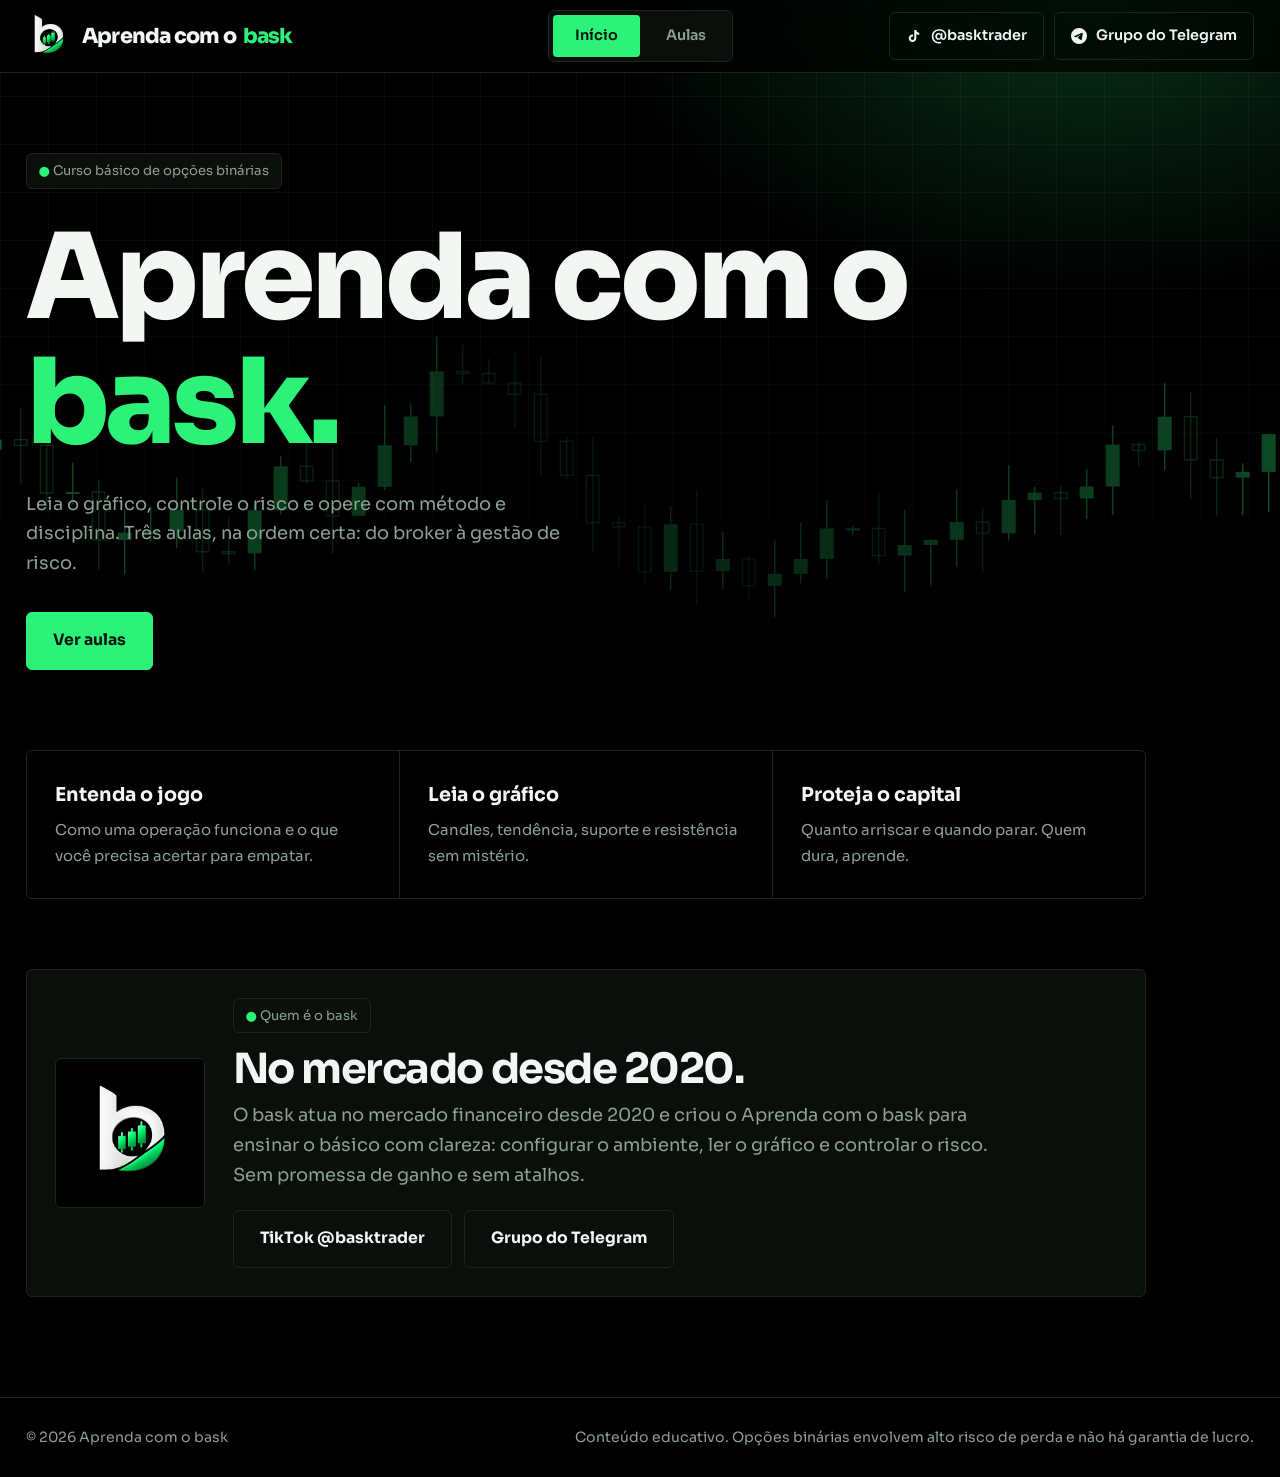
<file: index.html>
<!DOCTYPE html>
<html lang="pt-BR">
<head>
<meta charset="utf-8">
<meta name="viewport" content="width=device-width, initial-scale=1, viewport-fit=cover">
<title>Aprenda com o bask</title>
<link rel="icon" type="image/x-icon" href="faviicon.ico">
<link rel="preconnect" href="https://fonts.googleapis.com">
<link rel="preconnect" href="https://fonts.gstatic.com" crossorigin>
<link href="https://fonts.googleapis.com/css2?family=Sora:wght@400;600;700;800&display=swap" rel="stylesheet">
<link rel="stylesheet" href="style.css">
</head>
<body>
<canvas id="bg" aria-hidden="true"></canvas>
<header class="nav"><div class="wrap">
  <a class="logo" href="#inicio"><img class="mark" src="logo.png" alt="Logo Aprenda com o bask" width="36" height="46"><span class="wm"><small>Aprenda com o</small><b>bask</b></span></a>
  <nav class="seg">
    <a href="#inicio" data-r="inicio">Início</a>
    <a href="#aulas" data-r="aulas">Aulas</a>
  </nav>
  <div class="acts">
    <a class="tt" href="https://www.tiktok.com/@basktrader" target="_blank" rel="noopener" aria-label="TikTok basktrader"><svg class="ic" viewBox="0 0 24 24"><path d="M16.6 5.8A4.3 4.3 0 0 1 15.5 3h-3.1v12.4a2.6 2.6 0 1 1-2.6-2.6c.3 0 .5 0 .8.1V9.7a5.7 5.7 0 1 0 4.9 5.7V9a7.3 7.3 0 0 0 4.3 1.4V7.3a4.3 4.3 0 0 1-3.2-1.5z"/></svg><span>@basktrader</span></a>
    <a class="tg" href="https://t.me/" target="_blank" rel="noopener" aria-label="Grupo do Telegram"><svg class="ic" viewBox="0 0 24 24"><path d="M11.944 0A12 12 0 0 0 0 12a12 12 0 0 0 12 12 12 12 0 0 0 12-12A12 12 0 0 0 12 0a12 12 0 0 0-.056 0zm4.962 7.224c.1-.002.321.023.465.14a.506.506 0 0 1 .171.325c.016.093.036.306.02.472-.18 1.898-.962 6.502-1.36 8.627-.168.9-.499 1.201-.82 1.23-.696.065-1.225-.46-1.9-.902-1.056-.693-1.653-1.124-2.678-1.8-1.185-.78-.417-1.21.258-1.91.177-.184 3.247-2.977 3.307-3.23.007-.032.014-.15-.056-.212s-.174-.041-.249-.024c-.106.024-1.793 1.14-5.061 3.345-.48.33-.913.49-1.302.48-.428-.008-1.252-.241-1.865-.44-.752-.245-1.349-.374-1.297-.789.027-.216.325-.437.893-.663 3.498-1.524 5.83-2.529 6.998-3.014 3.332-1.386 4.025-1.627 4.476-1.635z"/></svg><span><span class="lg">Grupo do </span>Telegram</span></a>
  </div>
</div></header>

<main class="wrap">
  <section class="view hero" id="v-inicio">
    <span class="tag"><b>●</b> Curso básico de opções binárias</span>
    <h1>Aprenda com o <span class="grad">bask.</span></h1>
    <p>Leia o gráfico, controle o risco e opere com método e disciplina. Três aulas, na ordem certa: do broker à gestão de risco.</p>
    <div class="btns">
      <a class="btn" href="#aulas">Ver aulas</a>
    </div>
    <div class="bento">
      <div><b>Entenda o jogo</b><span>Como uma operação funciona e o que você precisa acertar para empatar.</span></div>
      <div><b>Leia o gráfico</b><span>Candles, tendência, suporte e resistência sem mistério.</span></div>
      <div><b>Proteja o capital</b><span>Quanto arriscar e quando parar. Quem dura, aprende.</span></div>
    </div>
    <div class="about" id="quem">
      <img id="abImg" alt="Logo do bask">
      <div>
        <span class="tag"><b>●</b> Quem é o bask</span>
        <h2>No mercado desde 2020.</h2>
        <p>O bask atua no mercado financeiro desde 2020 e criou o Aprenda com o bask para ensinar o básico com clareza: configurar o ambiente, ler o gráfico e controlar o risco. Sem promessa de ganho e sem atalhos.</p>
        <div class="btns">
          <a class="btn ghost" href="https://www.tiktok.com/@basktrader" target="_blank" rel="noopener">TikTok @basktrader</a>
          <a class="btn ghost" href="https://t.me/" target="_blank" rel="noopener">Grupo do Telegram</a>
        </div>
      </div>
    </div>
  </section>

  <section class="view" id="v-aulas">
    <h2 class="title">Aulas</h2>
    <p class="sub">Do zero ao seu primeiro plano de operação, em 3 passos. Siga a ordem.</p>
    <div class="top">
      <div class="prog"><span id="pt"></span><div class="bar"><div id="pb"></div></div></div>
      <a class="btn" id="cont" href="#aula1"></a>
    </div>
    <div class="list" id="list"></div>
  </section>

  <section class="view" id="v-aula">
    <a class="back" href="#aulas">← Todas as aulas</a>
    <div class="lay">
      <div>
        <h2 class="title" id="at"></h2>
        <p class="sub" id="am"></p>
        <div class="video" aria-label="Espaço do vídeo"><div class="play"></div></div>
        <div class="txt" id="ad"></div>
        <div class="actions">
          <a class="btn ghost" id="pv" href="#aulas">← Anterior</a>
          <button class="btn" id="mk" type="button"></button>
          <a class="btn ghost" id="nx" href="#aulas"></a>
        </div>
      </div>
      <aside class="side"><h4>Todas as aulas</h4><div id="side"></div></aside>
    </div>
  </section>
</main>
<footer><div class="wrap"><span>© 2026 Aprenda com o bask</span><span>Conteúdo educativo. Opções binárias envolvem alto risco de perda e não há garantia de lucro.</span></div></footer>

<script src="script.js"></script>
</body>
</html>
</file>
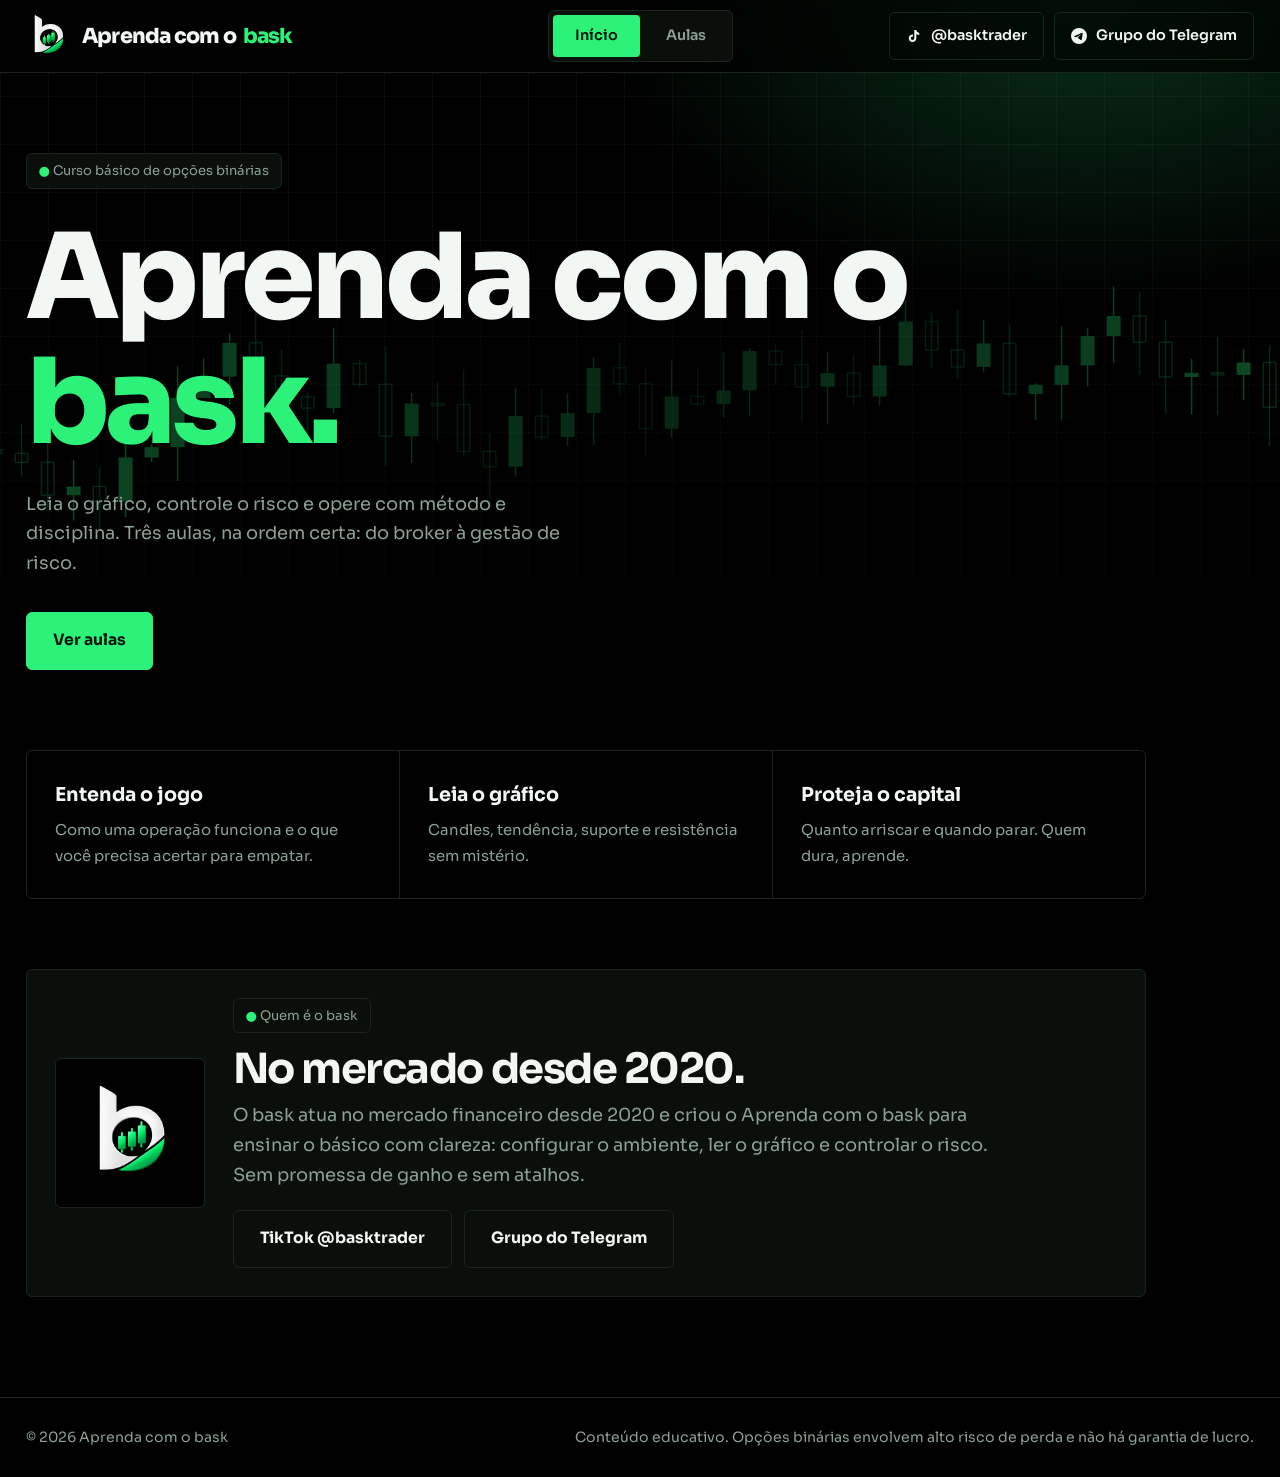
<file: html.html>
<!DOCTYPE html>
<html lang="pt-BR">
<head>
<meta charset="utf-8">
<meta name="viewport" content="width=device-width, initial-scale=1, viewport-fit=cover">
<title>Aprenda com o bask</title>
<link rel="icon" type="image/x-icon" href="faviicon.ico">
<!-- Google Tag Manager -->
<script async src="https://www.googletagmanager.com/gtm.js?id=GTM-T2HVZFVH"></script>
<script>
  window.dataLayer = window.dataLayer || [];
  function gtag(){dataLayer.push(arguments);}
  gtag('js', new Date());
</script>
<!-- Google Analytics -->
<script async src="https://www.googletagmanager.com/gtag/js?id=G-QJGFE5C0NF"></script>
<script>
  gtag('config', 'G-QJGFE5C0NF');
</script>
<link rel="preconnect" href="https://fonts.googleapis.com">
<link rel="preconnect" href="https://fonts.gstatic.com" crossorigin>
<link href="https://fonts.googleapis.com/css2?family=Sora:wght@400;600;700;800&display=swap" rel="stylesheet">
<link rel="stylesheet" href="style.css">
</head>
<body>
<canvas id="bg" aria-hidden="true"></canvas>
<header class="nav"><div class="wrap">
  <a class="logo" href="#inicio"><img class="mark" src="logo.png" alt="Logo Aprenda com o bask" width="36" height="46"><span class="wm"><small>Aprenda com o</small><b>bask</b></span></a>
  <nav class="seg">
    <a href="#inicio" data-r="inicio">Início</a>
    <a href="#aulas" data-r="aulas">Aulas</a>
  </nav>
  <div class="acts">
    <a class="tt" href="https://www.tiktok.com/@basktrader" target="_blank" rel="noopener" aria-label="TikTok basktrader"><svg class="ic" viewBox="0 0 24 24"><path d="M16.6 5.8A4.3 4.3 0 0 1 15.5 3h-3.1v12.4a2.6 2.6 0 1 1-2.6-2.6c.3 0 .5 0 .8.1V9.7a5.7 5.7 0 1 0 4.9 5.7V9a7.3 7.3 0 0 0 4.3 1.4V7.3a4.3 4.3 0 0 1-3.2-1.5z"/></svg><span>@basktrader</span></a>
    <a class="tg" href="https://t.me/" target="_blank" rel="noopener" aria-label="Grupo do Telegram"><svg class="ic" viewBox="0 0 24 24"><path d="M11.944 0A12 12 0 0 0 0 12a12 12 0 0 0 12 12 12 12 0 0 0 12-12A12 12 0 0 0 12 0a12 12 0 0 0-.056 0zm4.962 7.224c.1-.002.321.023.465.14a.506.506 0 0 1 .171.325c.016.093.036.306.02.472-.18 1.898-.962 6.502-1.36 8.627-.168.9-.499 1.201-.82 1.23-.696.065-1.225-.46-1.9-.902-1.056-.693-1.653-1.124-2.678-1.8-1.185-.78-.417-1.21.258-1.91.177-.184 3.247-2.977 3.307-3.23.007-.032.014-.15-.056-.212s-.174-.041-.249-.024c-.106.024-1.793 1.14-5.061 3.345-.48.33-.913.49-1.302.48-.428-.008-1.252-.241-1.865-.44-.752-.245-1.349-.374-1.297-.789.027-.216.325-.437.893-.663 3.498-1.524 5.83-2.529 6.998-3.014 3.332-1.386 4.025-1.627 4.476-1.635z"/></svg><span><span class="lg">Grupo do </span>Telegram</span></a>
  </div>
</div></header>

<main class="wrap">
  <section class="view hero" id="v-inicio">
    <span class="tag"><b>●</b> Curso básico de opções binárias</span>
    <h1>Aprenda com o <span class="grad">bask.</span></h1>
    <p>Leia o gráfico, controle o risco e opere com método e disciplina. Três aulas, na ordem certa: do broker à gestão de risco.</p>
    <div class="btns">
      <a class="btn" href="#aulas">Ver aulas</a>
    </div>
    <div class="bento">
      <div><b>Entenda o jogo</b><span>Como uma operação funciona e o que você precisa acertar para empatar.</span></div>
      <div><b>Leia o gráfico</b><span>Candles, tendência, suporte e resistência sem mistério.</span></div>
      <div><b>Proteja o capital</b><span>Quanto arriscar e quando parar. Quem dura, aprende.</span></div>
    </div>
    <div class="about" id="quem">
      <img id="abImg" alt="Logo do bask">
      <div>
        <span class="tag"><b>●</b> Quem é o bask</span>
        <h2>No mercado desde 2020.</h2>
        <p>O bask atua no mercado financeiro desde 2020 e criou o Aprenda com o bask para ensinar o básico com clareza: configurar o ambiente, ler o gráfico e controlar o risco. Sem promessa de ganho e sem atalhos.</p>
        <div class="btns">
          <a class="btn ghost" href="https://www.tiktok.com/@basktrader" target="_blank" rel="noopener">TikTok @basktrader</a>
          <a class="btn ghost" href="https://t.me/" target="_blank" rel="noopener">Grupo do Telegram</a>
        </div>
      </div>
    </div>
  </section>

  <section class="view" id="v-aulas">
    <h2 class="title">Aulas</h2>
    <p class="sub">Do zero ao seu primeiro plano de operação, em 3 passos. Siga a ordem.</p>
    <div class="top">
      <div class="prog"><span id="pt"></span><div class="bar"><div id="pb"></div></div></div>
      <a class="btn" id="cont" href="#aula1"></a>
    </div>
    <div class="list" id="list"></div>
  </section>

  <section class="view" id="v-aula">
    <a class="back" href="#aulas">← Todas as aulas</a>
    <div class="lay">
      <div>
        <h2 class="title" id="at"></h2>
        <p class="sub" id="am"></p>
        <div class="video" aria-label="Espaço do vídeo"><div class="play"></div></div>
        <div class="txt" id="ad"></div>
        <div class="actions">
          <a class="btn ghost" id="pv" href="#aulas">← Anterior</a>
          <button class="btn" id="mk" type="button"></button>
          <a class="btn ghost" id="nx" href="#aulas"></a>
        </div>
      </div>
      <aside class="side"><h4>Todas as aulas</h4><div id="side"></div></aside>
    </div>
  </section>
</main>
<footer><div class="wrap"><span>© 2026 Aprenda com o bask</span><span>Conteúdo educativo. Opções binárias envolvem alto risco de perda e não há garantia de lucro.</span></div></footer>

<script src="script.js"></script>
</body>
</html>
</file>
<file: style.css>
:root{
  color-scheme:dark;
  --bg:#000;--card:#070908;--panel:#0a0f0c;--line:#1a251e;--text:#f2f7f4;--muted:#8da094;
  --green:#2cf27a;--ink:#02140a;--r:6px;
  box-sizing:border-box;padding-top:env(safe-area-inset-top,0px);padding-bottom:env(safe-area-inset-bottom,0px);
}
html{scroll-padding-top:env(safe-area-inset-top,0px)}
*,*::before,*::after{box-sizing:inherit}
body{margin:0;background:var(--bg);color:var(--text);font:400 16px/1.65 Sora,system-ui,sans-serif;min-height:100vh;overflow-x:hidden;position:relative}
body::before{content:"";position:absolute;inset:0 0 auto 0;height:720px;z-index:-1;pointer-events:none;
  background:radial-gradient(55% 60% at 85% 0%,rgba(44,242,122,.20),transparent 70%),
  linear-gradient(rgba(255,255,255,.035) 1px,transparent 1px) 0 0/48px 48px,
  linear-gradient(90deg,rgba(255,255,255,.035) 1px,transparent 1px) 0 0/48px 48px;
  -webkit-mask-image:linear-gradient(#000 30%,transparent);mask-image:linear-gradient(#000 30%,transparent)}
h1,h2,h3{margin:0;line-height:1.06;letter-spacing:-.035em}
a{color:inherit;text-decoration:none}
button{font-family:inherit}
:focus-visible{outline:2px solid var(--green);outline-offset:3px}
.wrap{max-width:none;margin:0;padding:0 clamp(16px,2vw,28px)}
.list,.lay,.bento,.top{max-width:1120px}
.nav{border-bottom:1px solid var(--line);background:rgba(0,0,0,.7);backdrop-filter:blur(12px);-webkit-backdrop-filter:blur(12px);position:sticky;top:0;z-index:5}
.nav .wrap{display:grid;grid-template-columns:1fr auto 1fr;align-items:center;height:72px;gap:16px}
.logo{display:flex;align-items:center;gap:12px;font-weight:800;letter-spacing:-.03em}
.logo i{font-style:normal;color:var(--green)}
.mark{height:46px;width:auto;flex:none;display:block}
.wm{display:flex;align-items:baseline;gap:.3em;font-size:1.3rem;font-weight:800;letter-spacing:-.035em;line-height:1;white-space:nowrap}
.wm small{font-size:1em;font-weight:800;color:var(--text);margin:0;letter-spacing:inherit}
.wm b{font-size:1em;font-weight:800;color:var(--green)}
.seg{display:flex;gap:4px;padding:4px;border:1px solid var(--line);background:var(--panel);border-radius:var(--r)}
.seg a{padding:9px 22px;border-radius:4px;color:var(--muted);font-weight:600;font-size:.9rem;transition:.15s}
.seg a:hover{color:var(--text)}
.seg a.on{background:var(--green);color:var(--ink)}
.acts{display:flex;gap:10px;justify-content:flex-end;align-items:center}
.acts a{display:flex;gap:9px;align-items:center;padding:11px 16px;border-radius:var(--r);font-weight:600;font-size:.9rem;border:1px solid var(--line);color:var(--text);transition:.15s;white-space:nowrap}
.acts a:hover{border-color:var(--green)}
.badge{font-style:normal;font-size:.72rem;font-weight:600;color:var(--green);border:1px solid var(--line);background:var(--panel);padding:4px 9px;border-radius:4px;white-space:nowrap}
@media(max-width:820px){.badge{display:none}}
@media(max-width:820px){.nav .wrap{grid-template-columns:1fr auto;height:auto;padding-top:12px;padding-bottom:12px;gap:12px}.seg{grid-column:1/-1;order:3}.seg a{flex:1;text-align:center}.acts a.tt span,.acts a.tg .lg{display:none}.acts a{padding:11px 14px}.logo{font-size:.9rem;line-height:1.1}}
@media(max-width:480px){.mark{height:38px}.wm{font-size:1.05rem}}
svg.ic{width:16px;height:16px;fill:currentColor}
.view{display:none;padding:80px 0 100px}
.view.on{display:block;animation:in .3s ease}
@keyframes in{from{opacity:0;transform:translateY(8px)}}
.tag{display:inline-block;border:1px solid var(--line);background:var(--panel);padding:6px 12px;border-radius:var(--r);font-size:.82rem;color:var(--muted)}
.tag b{color:var(--green)}
.hero h1{font-size:clamp(3.2rem,10vw,7.4rem);font-weight:800;margin:26px 0 24px;max-width:10ch}
.grad{color:var(--green)}
.hero p{color:var(--muted);font-size:1.12rem;max-width:44ch;margin:0 0 34px}
.btns{display:flex;gap:12px;flex-wrap:wrap}
.btn{display:inline-flex;gap:10px;align-items:center;justify-content:center;background:var(--green);color:var(--ink);font-weight:700;padding:15px 26px;border-radius:var(--r);border:1px solid var(--green);cursor:pointer;font-size:.98rem;transition:.15s}
.btn:hover{transform:translateY(-2px);box-shadow:0 10px 36px -10px rgba(44,242,122,.7)}
.btn.ghost{background:transparent;color:var(--text);border-color:var(--line)}
.btn.ghost:hover{border-color:var(--green);box-shadow:none}
.bento{display:grid;grid-template-columns:repeat(3,1fr);gap:1px;margin-top:80px;background:var(--line);border:1px solid var(--line);border-radius:var(--r);overflow:hidden}
.bento div{background:var(--bg);padding:28px}
.bento b{display:block;font-size:1.2rem;margin-bottom:6px}
.bento span{color:var(--muted);font-size:.93rem}
.title{font-size:clamp(2.4rem,6vw,4rem);font-weight:800;margin-bottom:12px}
.sub{color:var(--muted);margin:0 0 28px}
.top{display:flex;justify-content:space-between;align-items:center;gap:20px;flex-wrap:wrap;margin-bottom:28px;padding:18px 20px;border:1px solid var(--line);background:var(--panel);border-radius:var(--r)}
.prog{flex:1;min-width:200px}
.prog span{font-size:.88rem;color:var(--muted)}
.bar{height:6px;background:var(--line);margin-top:8px;border-radius:2px;overflow:hidden}
.bar div{height:100%;width:0;background:var(--green);transition:width .4s}
.list{display:grid;gap:10px}
.row{display:grid;grid-template-columns:52px 1fr auto auto;align-items:center;gap:18px;padding:18px 20px;background:var(--panel);border:1px solid var(--line);border-radius:var(--r);transition:.15s;position:relative}
.row:hover{border-color:var(--green);background:#0c1610;transform:translateX(6px)}
.row .n{width:52px;height:52px;border-radius:var(--r);background:#0e2a19;color:var(--green);display:grid;place-items:center;font-weight:800;font-size:1.1rem}
.row h3{font-size:1.2rem}
.row h3 small{display:block;font-weight:400;color:var(--muted);font-size:.9rem;letter-spacing:0;margin-top:3px}
.chip{font-size:.78rem;font-weight:600;padding:5px 10px;border-radius:4px;border:1px solid var(--line);color:var(--muted);white-space:nowrap}
.row.done .chip{background:var(--green);color:var(--ink);border-color:var(--green)}
.go{width:42px;height:42px;border-radius:var(--r);border:1px solid var(--line);display:grid;place-items:center;color:var(--green);font-size:1.1rem;transition:.15s}
.row:hover .go{background:var(--green);color:var(--ink);border-color:var(--green)}
.back{color:var(--muted);font-weight:600;font-size:.9rem;display:inline-block;margin-bottom:24px}
.back:hover{color:var(--green)}
.lay{display:grid;grid-template-columns:1fr 300px;gap:28px;align-items:start}
.video{aspect-ratio:16/9;border-radius:var(--r);border:1px solid var(--line);margin:0 0 24px;display:grid;place-items:center;
  background:radial-gradient(60% 80% at 50% 130%,rgba(44,242,122,.3),transparent),#040605}
.play{width:76px;height:76px;border-radius:var(--r);background:var(--green);display:grid;place-items:center}
.play::after{content:"";border-left:22px solid var(--ink);border-top:13px solid transparent;border-bottom:13px solid transparent;margin-left:6px}
.txt{color:var(--muted);max-width:62ch}
.txt h3{color:var(--text);font-size:1.25rem;margin:24px 0 8px}
.actions{display:flex;gap:12px;flex-wrap:wrap;margin-top:30px}
.side{border:1px solid var(--line);background:var(--panel);border-radius:var(--r);padding:10px;position:sticky;top:84px}
.side h4{margin:8px 10px 10px;font-size:.82rem;color:var(--muted);font-weight:600}
.side a{display:flex;gap:12px;align-items:center;padding:11px 10px;border-radius:4px;font-size:.92rem;font-weight:600;color:var(--muted);transition:.15s}
.side a:hover{background:#0e1a13;color:var(--text)}
.side a.on{background:var(--green);color:var(--ink)}
.side a span{width:24px;height:24px;border:1px solid currentColor;border-radius:4px;display:grid;place-items:center;font-size:.75rem;flex:none;opacity:.85}
.side a.d span{background:var(--green);border-color:var(--green);color:var(--ink)}
.side a.on.d span{background:var(--ink);border-color:var(--ink);color:var(--green)}
.social{margin-top:70px;padding:34px;border:1px solid var(--line);background:var(--panel);border-radius:var(--r);display:flex;justify-content:space-between;align-items:center;gap:24px;flex-wrap:wrap}
.social h3{font-size:1.6rem;margin-bottom:6px}
.social p{margin:0;color:var(--muted)}
footer{border-top:1px solid var(--line);padding:28px 0;color:var(--muted);font-size:.88rem}
footer .wrap{display:flex;justify-content:space-between;flex-wrap:wrap;gap:10px}
footer a:hover{color:var(--green)}
.risk{border-left:3px solid var(--green);padding:10px 14px;background:var(--panel);font-size:.88rem;margin-top:22px}
.txt li{margin:6px 0}
.about{display:grid;grid-template-columns:150px 1fr;gap:28px;align-items:center;margin-top:70px;padding:28px;border:1px solid var(--line);background:var(--panel);border-radius:var(--r);max-width:1120px}
.about img{width:150px;height:150px;object-fit:contain;padding:22px;background:#000;border:1px solid var(--line);border-radius:var(--r)}
.about h2{font-size:clamp(1.8rem,4vw,2.6rem);margin:14px 0 10px}
.about p{color:var(--muted);max-width:60ch;margin:0 0 20px}
.broker{margin-top:28px;padding:22px;border:1px solid var(--line);background:var(--panel);border-radius:var(--r)}
.broker h3{margin-top:0!important}
.broker ol{padding-left:20px}
.broker li{margin:8px 0}
.aff{border-left:3px solid var(--green);padding:10px 14px;background:var(--bg);font-size:.9rem;margin:18px 0}
.aff b{color:var(--text)}
.broker .btn{width:100%}
@media(max-width:700px){.about{grid-template-columns:1fr}.about img{width:110px;height:110px;padding:16px}}
#bg{position:fixed;inset:0;width:100%;height:100%;z-index:-1;pointer-events:none;opacity:.3;-webkit-mask-image:linear-gradient(90deg,#000 0%,rgba(0,0,0,.5) 55%,#000 100%);mask-image:linear-gradient(90deg,#000 0%,rgba(0,0,0,.5) 55%,#000 100%)}
@media(max-width:820px){.lay{grid-template-columns:1fr}.side{position:static;order:2}.bento{grid-template-columns:1fr}.view{padding:48px 0 64px}.row{grid-template-columns:46px 1fr auto;gap:14px;padding:14px}.row .chip{display:none}.row .n{width:46px;height:46px}.nav nav a.tt span{display:none}.logo{font-size:.95rem}}
@media(max-width:820px){
  body{padding-bottom:calc(84px + env(safe-area-inset-bottom,0px))}
  .nav .wrap{grid-template-columns:1fr auto;height:60px;padding-top:0;padding-bottom:0;gap:10px}
  .seg{position:fixed;left:12px;right:12px;bottom:calc(12px + env(safe-area-inset-bottom,0px));z-index:20;grid-column:auto;order:0;background:rgba(10,15,12,.92);backdrop-filter:blur(14px);-webkit-backdrop-filter:blur(14px);box-shadow:0 10px 40px rgba(0,0,0,.7)}
  .seg a{padding:13px 0;font-size:.95rem}
  .acts a{min-height:44px}
  .hero h1{font-size:clamp(2.7rem,14vw,4rem);margin:20px 0}
  .hero p{font-size:1rem}
  .btns .btn{width:100%}
  .title{font-size:clamp(2rem,10vw,2.8rem)}
  .top{flex-direction:column;align-items:stretch}
  .top .btn{width:100%}
  .actions{display:grid;grid-template-columns:1fr 1fr}
  #mk{grid-column:1/-1;order:-1}
  .actions .btn{width:100%;padding:14px 12px}
  .row:hover{transform:none}
  .video{margin-bottom:20px}
  .play{width:62px;height:62px}
  footer .wrap{flex-direction:column}
  #bg{opacity:.2}
}
@media(max-width:400px){.acts a.tg>span{display:none}.wm{font-size:.95rem}}
@media(prefers-reduced-motion:reduce){*{transition:none!important;animation:none!important}}
@media(prefers-reduced-motion:reduce){.seal circle,.seal path{stroke-dashoffset:0}}

.congrats{background:linear-gradient(135deg,var(--card),var(--panel));border:2px solid var(--green);border-radius:calc(var(--r)*2);padding:32px;margin-bottom:32px;text-align:center;animation:celebrate 0.6s cubic-bezier(0.34,1.56,0.64,1)}
.congrats h2{font-size:2rem;margin-bottom:16px;color:var(--green);animation:pulse 0.8s ease-in-out}
.congrats p{font-size:1.1rem;color:var(--text);margin-bottom:24px;max-width:60ch;margin-left:auto;margin-right:auto}
.congrats .btn{margin:0 auto;animation:bounce 1s ease-in-out 0.3s}
@keyframes celebrate{
  0%{opacity:0;transform:scale(0.8) translateY(-20px)}
  50%{transform:scale(1.05) translateY(0)}
  100%{opacity:1;transform:scale(1) translateY(0)}
}
@keyframes pulse{
  0%,100%{transform:scale(1)}
  50%{transform:scale(1.1)}
}
@keyframes bounce{
  0%,20%,50%,80%,100%{transform:translateY(0)}
  40%{transform:translateY(-10px)}
  60%{transform:translateY(-5px)}
}
.confetti{position:fixed;top:-20px;z-index:10001;pointer-events:none;animation:fall linear forwards;opacity:.95;border-radius:2px}
@keyframes fall{
  0%{transform:translate(0,0) rotate(0deg)}
  100%{transform:translate(var(--dx,0),105vh) rotate(720deg);opacity:0}
}

.modal-overlay{position:fixed;inset:0;background:rgba(0,0,0,.88);backdrop-filter:blur(8px);-webkit-backdrop-filter:blur(8px);z-index:10000;display:flex;justify-content:center;align-items:flex-start;padding:24px 14px;overflow-y:auto;opacity:0;transition:opacity .3s ease}
.modal-overlay.show{opacity:1}
.done-card{margin:auto;width:100%;max-width:560px;text-align:center;background:var(--panel);border:1px solid var(--line);border-top:3px solid var(--green);border-radius:var(--r);padding:38px 30px 30px;box-shadow:0 30px 80px -20px rgba(44,242,122,.25);animation:celebrate .6s cubic-bezier(.34,1.56,.64,1);outline:none}
@keyframes celebrate{
  0%{opacity:0;transform:scale(.9) translateY(-16px)}
  100%{opacity:1;transform:scale(1) translateY(0)}
}
.seal{width:84px;height:84px;margin:0 auto 20px}
.seal svg{width:100%;height:100%;fill:none;stroke:var(--green);stroke-width:2.5;stroke-linecap:round;stroke-linejoin:round}
.seal circle{stroke-dasharray:151;stroke-dashoffset:151;animation:draw .7s .1s ease forwards}
.seal path{stroke-dasharray:50;stroke-dashoffset:50;animation:draw .5s .7s ease forwards}
@keyframes draw{to{stroke-dashoffset:0}}
.done-card h2{font-size:clamp(1.8rem,6vw,2.4rem);font-weight:800;margin:16px 0 12px}
.done-card .lead{color:var(--muted);margin:0 auto 22px;max-width:46ch}
.recap{list-style:none;margin:0 0 26px;padding:0;display:grid;gap:8px;text-align:left}
.recap li{display:flex;gap:14px;align-items:center;padding:12px 14px;border:1px solid var(--line);background:var(--bg);border-radius:var(--r)}
.recap li>span{width:26px;height:26px;border-radius:4px;background:var(--green);color:var(--ink);display:grid;place-items:center;font-weight:800;font-size:.85rem;flex:none}
.recap b{display:block;font-size:.95rem}
.recap small{color:var(--muted);font-size:.82rem}
.next-t{font-size:1.1rem;margin-bottom:12px;text-align:left}
.next{display:grid;gap:10px}
.next .btn{width:100%}
.done-aff,.done-risk{font-size:.8rem;color:var(--muted);margin:12px 0 0;text-align:left;line-height:1.5}
.done-risk{border-left:3px solid var(--green);padding:8px 12px;background:var(--bg)}
.done-foot{display:flex;gap:10px;margin-top:22px}
.done-foot .btn{flex:1}
.banner{display:flex;align-items:center;gap:14px;width:100%;text-align:left;padding:16px 20px;margin-bottom:6px;background:#0e2a19;border:1px solid var(--green);border-radius:var(--r);color:var(--text);font:700 1rem Sora,system-ui,sans-serif;cursor:pointer;transition:.15s}
.banner:hover{transform:translateY(-2px)}
.banner span{width:32px;height:32px;border-radius:4px;background:var(--green);color:var(--ink);display:grid;place-items:center;font-weight:800;flex:none}
.banner small{display:block;color:var(--muted);font-weight:400;font-size:.85rem}
@media(max-width:480px){.done-card{padding:30px 18px 22px}.done-foot{flex-direction:column}}

.video.has-video{display:block;aspect-ratio:auto;background:none;border:0;margin:0 0 24px}
.vp{position:relative;width:100%;background:#000;border:1px solid var(--line);border-radius:var(--r);overflow:hidden;user-select:none;-webkit-user-select:none;outline:none}
.vp video{position:absolute;inset:0;width:100%;height:100%;object-fit:contain;background:#000;cursor:pointer}
.vp::before{content:"";display:block;padding-top:56.25%}
.vp:fullscreen{width:100%;height:100%;border:0;border-radius:0}
.vp:fullscreen::before{display:none}
.vp:-webkit-full-screen{width:100%;height:100%;border:0;border-radius:0}
.vp:-webkit-full-screen::before{display:none}
.vp-big{position:absolute;inset:0;display:grid;place-items:center;width:100%;background:linear-gradient(transparent 55%,rgba(0,0,0,.5));border:0;cursor:pointer;transition:opacity .25s;color:var(--ink);padding:0}
.vp-big span{width:76px;height:76px;border-radius:var(--r);background:var(--green);display:grid;place-items:center;transition:transform .2s,box-shadow .2s}
.vp-big:hover span{transform:scale(1.08);box-shadow:0 10px 36px -8px rgba(44,242,122,.7)}
.vp-big svg{width:30px;height:30px;margin-left:4px;fill:currentColor}
.vp.playing .vp-big{opacity:0;pointer-events:none}
.vp-load{position:absolute;top:50%;left:50%;width:44px;height:44px;margin:-22px 0 0 -22px;border:3px solid rgba(255,255,255,.2);border-top-color:var(--green);border-radius:50%;animation:vpspin .8s linear infinite;opacity:0;pointer-events:none}
.vp.wait.playing .vp-load{opacity:1}
@keyframes vpspin{to{transform:rotate(360deg)}}
.vp-err{display:none;position:absolute;inset:0;place-items:center;background:rgba(0,0,0,.85);color:var(--muted);text-align:center;padding:20px;z-index:2}
.vp.err .vp-err{display:grid}
.vp-bar{position:absolute;left:0;right:0;bottom:0;padding:34px 14px 8px;background:linear-gradient(transparent,rgba(0,0,0,.88));opacity:0;transition:opacity .25s}
.vp:not(.playing) .vp-bar,.vp.show .vp-bar,.vp:has(:focus-visible) .vp-bar{opacity:1}
.vp.playing:not(.show){cursor:none}
.vp-seek{position:relative;height:18px;cursor:pointer;touch-action:none}
.vp-seek::before,.vp-buf,.vp-fill{content:"";position:absolute;left:0;top:7px;height:4px;border-radius:2px}
.vp-seek::before{right:0;background:rgba(255,255,255,.2)}
.vp-buf{width:0;background:rgba(255,255,255,.3)}
.vp-fill{width:0;background:var(--green)}
.vp-fill::after{content:"";position:absolute;right:-6px;top:-4px;width:12px;height:12px;border-radius:50%;background:var(--green);transform:scale(0);transition:transform .15s}
.vp-seek:hover .vp-fill::after,.vp.drag .vp-fill::after{transform:scale(1)}
.vp-tip{position:absolute;bottom:22px;left:0;transform:translateX(-50%);background:#000;border:1px solid var(--line);padding:2px 8px;font-size:.75rem;border-radius:4px;opacity:0;pointer-events:none;white-space:nowrap}
.vp-seek:hover .vp-tip{opacity:1}
.vp-row{display:flex;align-items:center;gap:2px}
.vp-b{background:none;border:0;color:var(--text);cursor:pointer;min-width:40px;height:40px;display:grid;place-items:center;border-radius:4px;font:700 .82rem Sora,system-ui,sans-serif;padding:0 6px}
.vp-b:hover{color:var(--green)}
.vp-b svg{width:20px;height:20px;fill:currentColor}
.vp-b .i-pause,.vp.playing .vp-b .i-play,.vp-b .i-mute,.vp.muted .vp-b .i-vol{display:none}
.vp.playing .vp-b .i-pause,.vp.muted .vp-b .i-mute{display:block}
.vp-t{font-size:.85rem;font-weight:600;margin-left:8px;white-space:nowrap}
.vp-sp{flex:1}
@media(max-width:600px){.vp-big span{width:60px;height:60px}.vp-t{font-size:.76rem;margin-left:4px}.vp-b{min-width:34px;padding:0 3px}}
.vp-volw{display:flex;align-items:center}
.vp-vol{-webkit-appearance:none;appearance:none;width:84px;height:4px;margin:0 8px 0 2px;border-radius:2px;cursor:pointer;background:linear-gradient(to right,var(--green) var(--v,100%),rgba(255,255,255,.25) var(--v,100%))}
.vp-vol::-webkit-slider-thumb{-webkit-appearance:none;width:12px;height:12px;border-radius:50%;background:var(--green);border:0}
.vp-vol::-moz-range-thumb{width:12px;height:12px;border-radius:50%;background:var(--green);border:0}
@media(max-width:600px){.vp-vol{display:none}}
@media(max-width:820px){.nav{backdrop-filter:none;-webkit-backdrop-filter:none;background:rgba(0,0,0,.94)}}
@media(max-width:820px){.nav .wrap{grid-template-columns:minmax(0,1fr) auto}.logo{min-width:0}.acts a{flex:none}}
@media(max-width:440px){.acts{gap:8px}.acts a{padding:11px 13px}.acts a.tg>span,.acts a.tt>span{display:none}.logo{gap:8px}.wm{font-size:clamp(.88rem,4.4vw,1.05rem)}}

.yt-player{position:relative}
.yt-player iframe{position:absolute;top:0;left:0;width:100%;height:100%}
.yt-player .vp-big{position:absolute;top:50%;left:50%;transform:translate(-50%,-50%);z-index:2}
.yt-player.yt-ready .vp-big{display:none}
</file>
